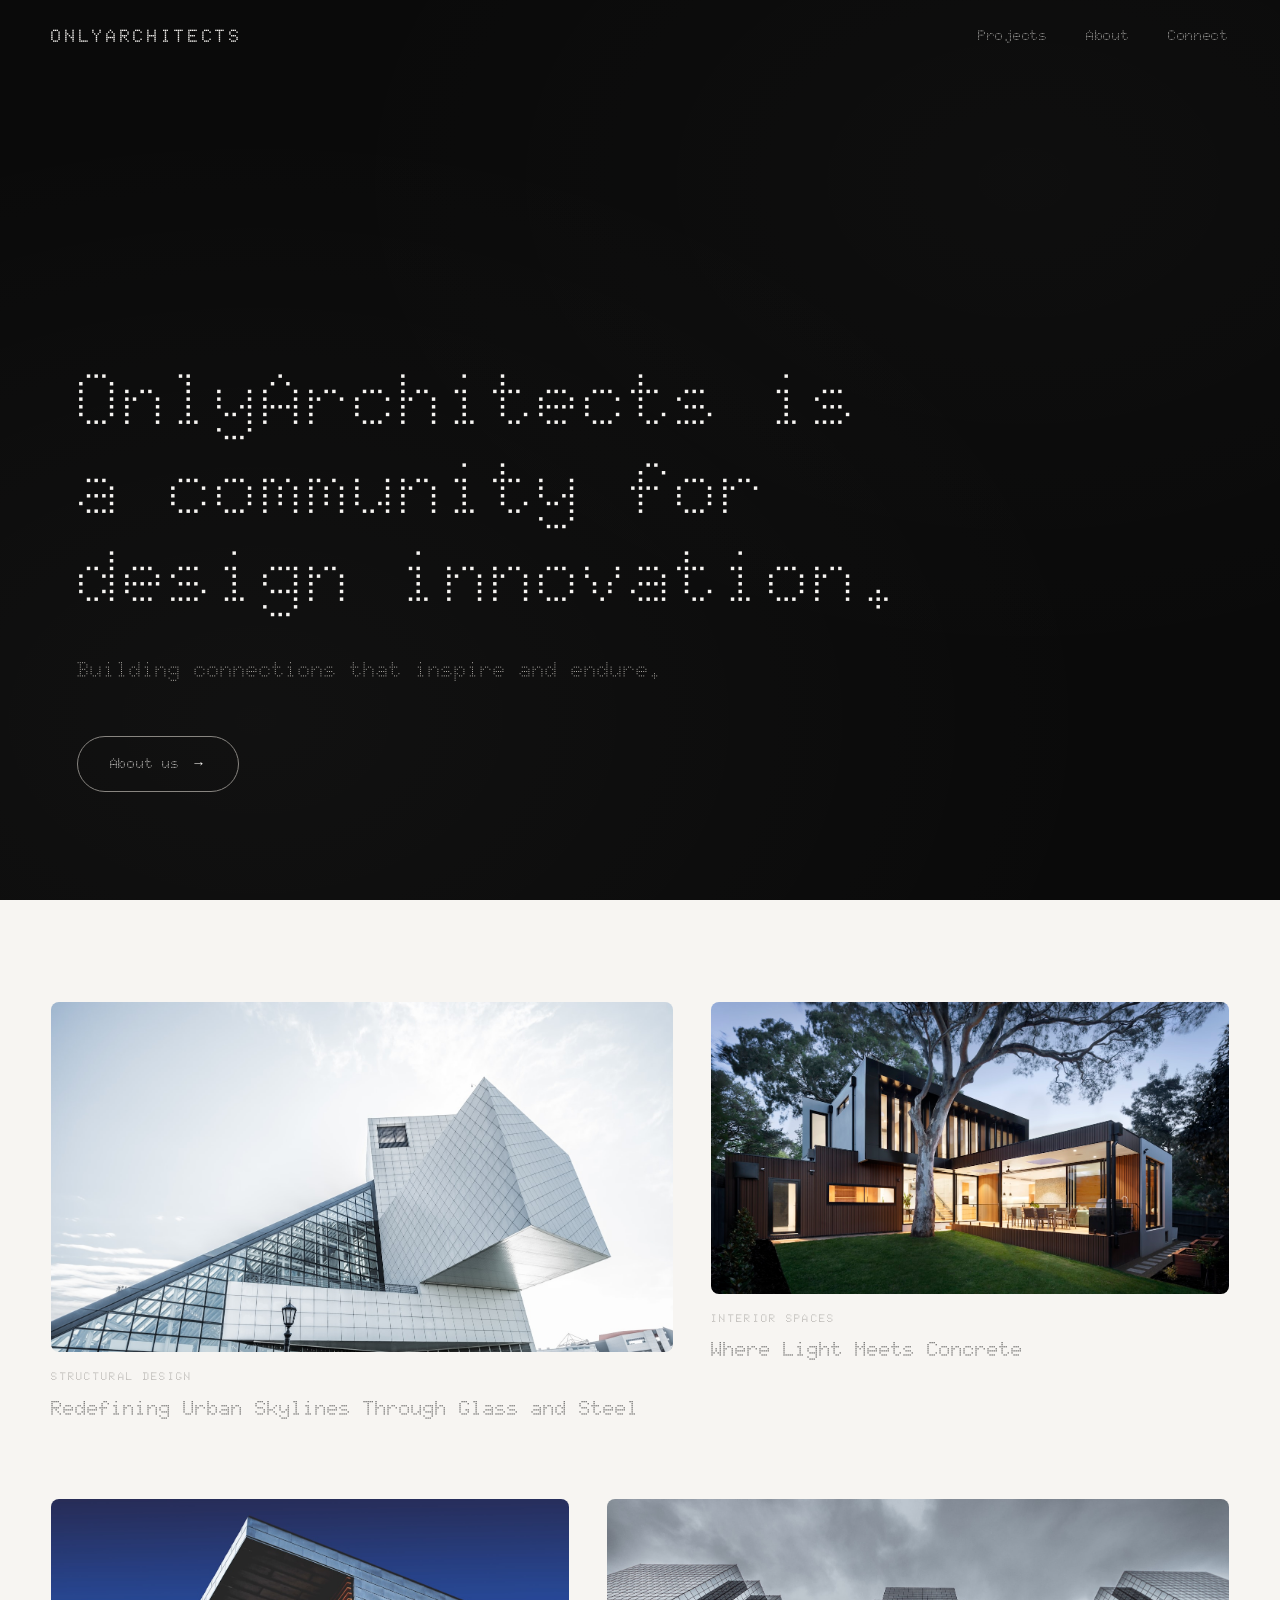
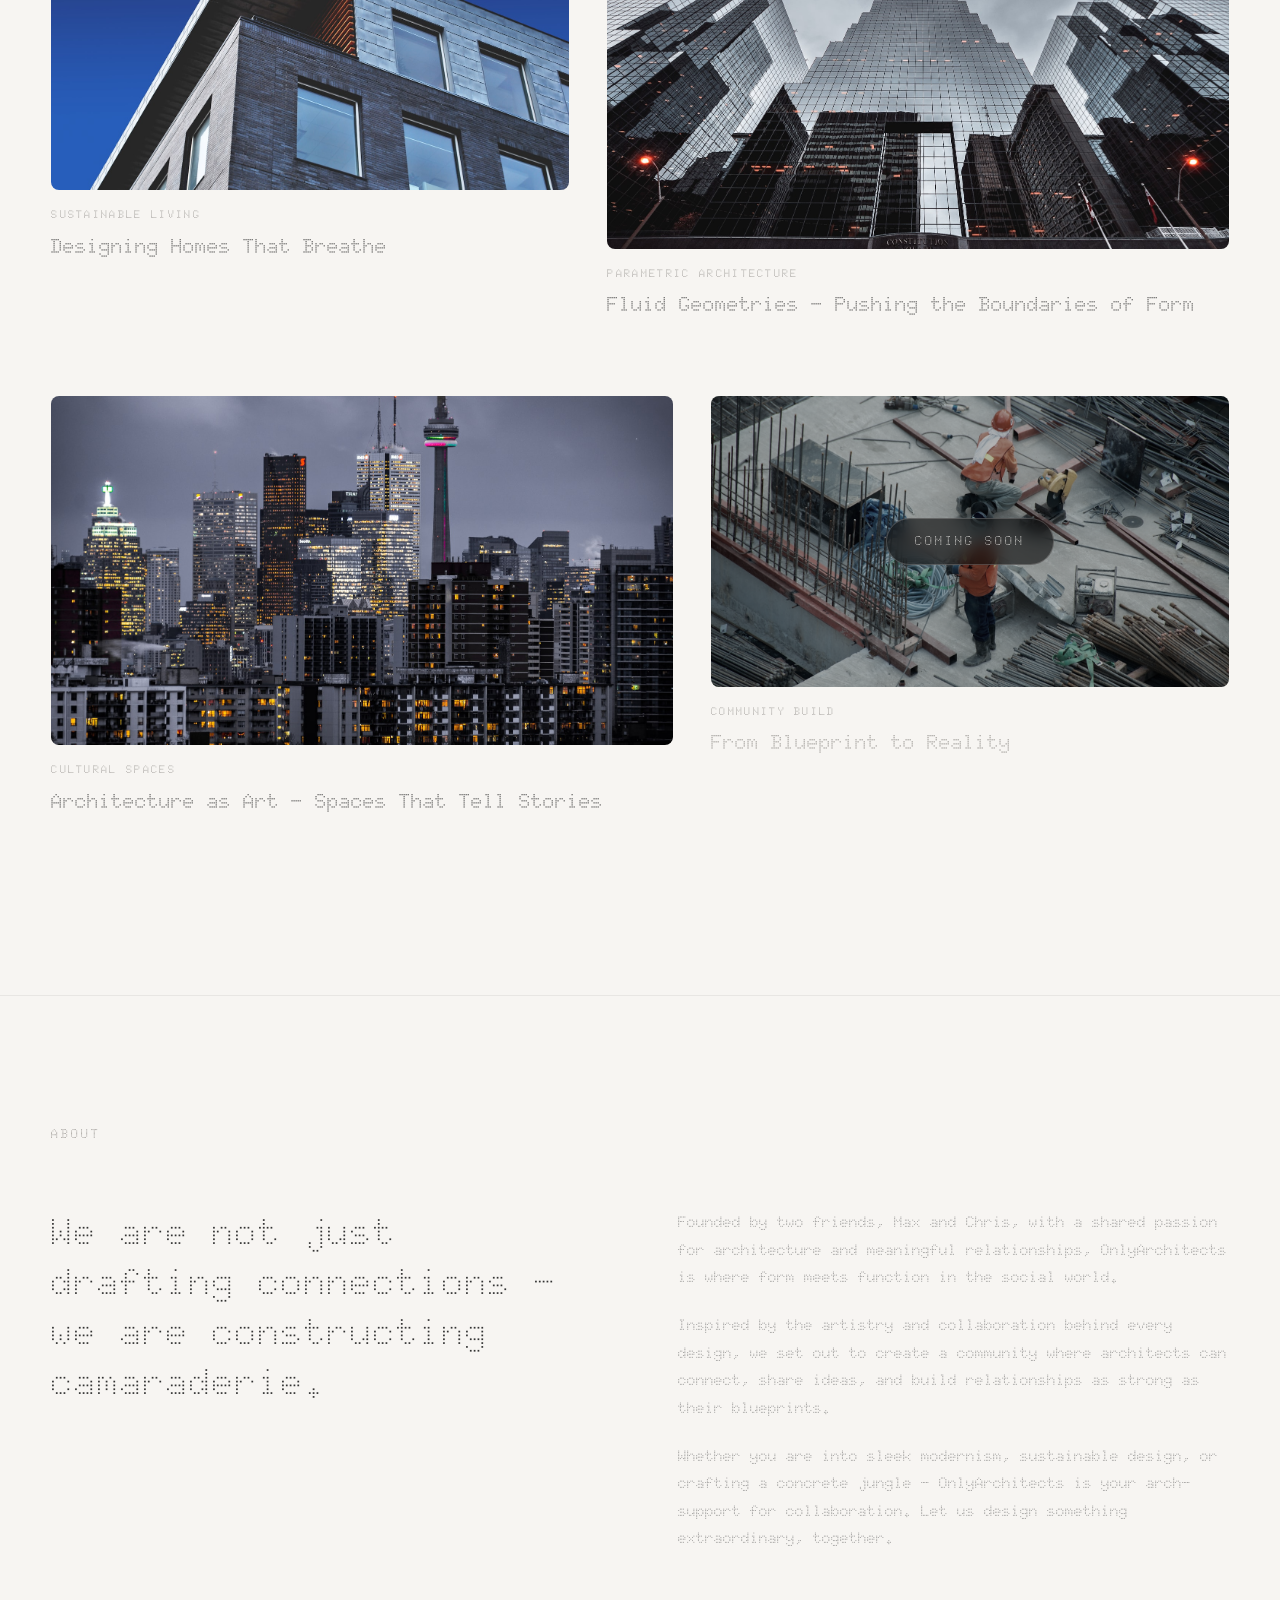
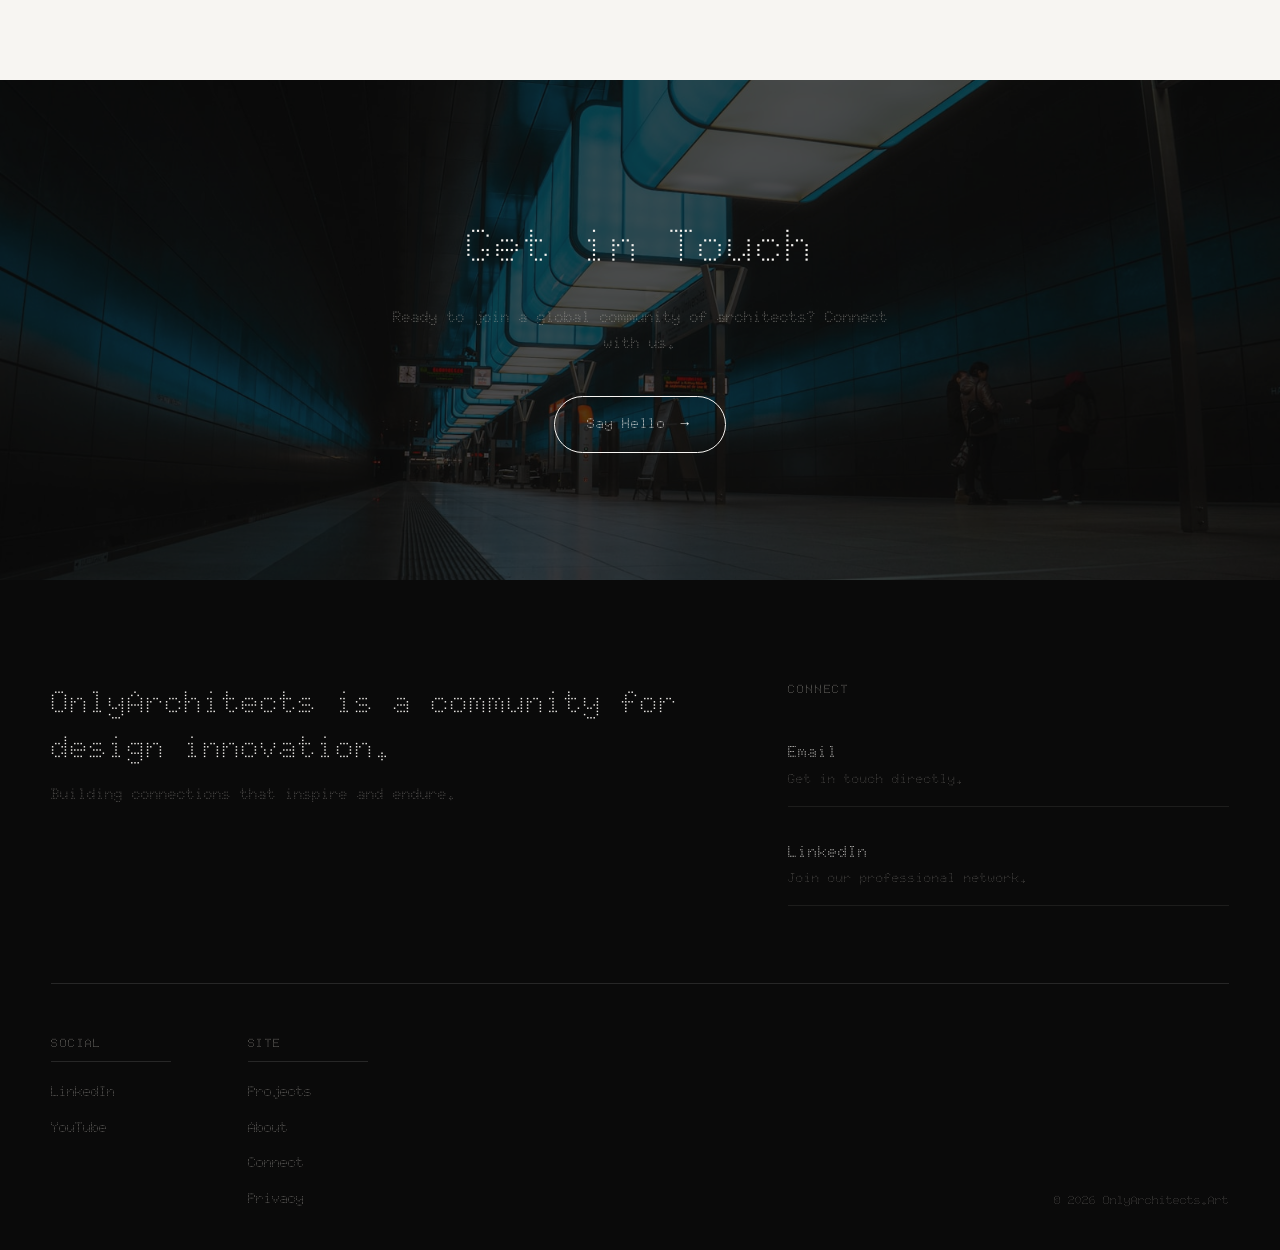
<file: index.html>
<!DOCTYPE html>
<html lang="en">
<head>
  <meta charset="UTF-8">
  <meta name="viewport" content="width=device-width, initial-scale=1.0">
  <title>OnlyArchitects — Building Connections in Architecture</title>
  <meta name="description" content="OnlyArchitects is a global community for architects to connect, share ideas, and build meaningful professional relationships.">
  <meta name="keywords" content="architecture, architects, community, networking, design, collaboration">
  <meta name="author" content="OnlyArchitects">
  <meta property="og:type" content="website">
  <meta property="og:url" content="https://onlyarchitects.art/">
  <meta property="og:title" content="OnlyArchitects — Building Connections in Architecture">
  <meta property="og:description" content="A global community for architects to connect, share ideas, and build meaningful professional relationships.">
  <meta property="og:image" content="https://onlyarchitects.art/images/og-image.jpg">
  <meta property="twitter:card" content="summary_large_image">
  <link rel="icon" href="favicon.ico" sizes="32x32" type="image/x-icon">
  <link rel="icon" type="image/png" href="favicon.png">
  <link rel="apple-touch-icon" href="apple-touch-icon.png" sizes="180x180">
  <link rel="preconnect" href="https://fonts.googleapis.com">
  <link rel="preconnect" href="https://fonts.gstatic.com" crossorigin>
  <link href="https://fonts.googleapis.com/css2?family=Doto:wght@100;300;400;500;700;900&display=swap" rel="stylesheet">
  <link rel="stylesheet" href="https://cdnjs.cloudflare.com/ajax/libs/font-awesome/6.5.0/css/all.min.css">
  <link rel="stylesheet" href="style.css">
  <script src="https://analytics.manaiakalani.info/api/script.js" data-site-id="1cee42af4b02" defer></script>
  <script type="application/ld+json">
  {
    "@context": "https://schema.org",
    "@type": "Organization",
    "name": "OnlyArchitects",
    "url": "https://onlyarchitects.art",
    "description": "A global community for architects to connect, share ideas, and build meaningful professional relationships.",
    "sameAs": ["https://linkedin.com/in/manaiakalani/"]
  }
  </script>
</head>
<body>
  <a href="#main-content" class="skip-link">Skip to main content</a>

  <header id="site-header" role="banner">
    <div class="header-inner">
      <a href="/" class="logo" aria-label="OnlyArchitects Home">ONLYARCHITECTS</a>
      <nav class="header-nav" aria-label="Main navigation">
        <a href="#projects">Projects</a>
        <a href="#about">About</a>
        <a href="#connect">Connect</a>
      </nav>
      <button class="menu-toggle" aria-label="Toggle menu" aria-expanded="false">
        <span class="menu-bar"></span>
        <span class="menu-bar"></span>
      </button>
    </div>
  </header>

  <section id="hero" class="hero">
    <div class="hero-content">
      <h1 class="hero-tagline">
        <span class="hero-line">OnlyArchitects is</span>
        <span class="hero-line">a community for</span>
        <span class="hero-line">design innovation.</span>
      </h1>
      <p class="hero-subtitle">Building connections that inspire and endure.</p>
      <a href="#about" class="cta-button">
        <span>About us</span>
        <span class="cta-arrow" aria-hidden="true">&#8594;</span>
      </a>
    </div>
  </section>

  <main id="main-content" role="main">
    <section id="projects" class="projects">
      <div class="projects-inner">
        <div class="project-row reveal">
          <div class="project-card project-large">
            <a href="#" class="project-image-link">
              <img src="images/project-glass-facade.jpg" alt="Modern glass facade with geometric patterns" loading="eager" fetchpriority="high" decoding="async">
            </a>
            <div class="project-info">
              <span class="project-label">Structural Design</span>
              <h3 class="project-title"><a href="#">Redefining Urban Skylines Through Glass and Steel</a></h3>
            </div>
          </div>
          <div class="project-card project-small">
            <a href="#" class="project-image-link">
              <img src="images/project-concrete-interior.jpg" alt="Minimalist concrete interior with natural light" loading="lazy" decoding="async">
            </a>
            <div class="project-info">
              <span class="project-label">Interior Spaces</span>
              <h3 class="project-title"><a href="#">Where Light Meets Concrete</a></h3>
            </div>
          </div>
        </div>

        <div class="project-row project-row-reverse reveal">
          <div class="project-card project-large">
            <a href="#" class="project-image-link">
              <img src="images/project-curved-forms.jpg" alt="Sweeping curved architectural forms" loading="lazy" decoding="async">
            </a>
            <div class="project-info">
              <span class="project-label">Parametric Architecture</span>
              <h3 class="project-title"><a href="#">Fluid Geometries — Pushing the Boundaries of Form</a></h3>
            </div>
          </div>
          <div class="project-card project-small">
            <a href="#" class="project-image-link">
              <img src="images/project-residential.jpg" alt="Residential architecture with natural materials" loading="lazy" decoding="async">
            </a>
            <div class="project-info">
              <span class="project-label">Sustainable Living</span>
              <h3 class="project-title"><a href="#">Designing Homes That Breathe</a></h3>
            </div>
          </div>
        </div>

        <div class="project-row reveal">
          <div class="project-card project-large">
            <a href="#" class="project-image-link">
              <img src="images/project-museum.jpg" alt="Museum interior with dramatic lighting" loading="lazy" decoding="async">
            </a>
            <div class="project-info">
              <span class="project-label">Cultural Spaces</span>
              <h3 class="project-title"><a href="#">Architecture as Art — Spaces That Tell Stories</a></h3>
            </div>
          </div>
          <div class="project-card project-small project-coming-soon">
            <div class="project-image-link">
              <img src="images/project-construction.jpg" alt="Construction site with crane and blueprints" loading="lazy" decoding="async">
              <div class="coming-soon-overlay">
                <span class="coming-soon-badge">Coming Soon</span>
              </div>
            </div>
            <div class="project-info">
              <span class="project-label">Community Build</span>
              <h3 class="project-title">From Blueprint to Reality</h3>
            </div>
          </div>
        </div>
      </div>
    </section>

    <section id="about" class="about reveal">
      <div class="about-inner">
        <div class="about-header">
          <h2 class="section-heading">About</h2>
        </div>
        <div class="about-content">
          <div class="about-statement">
            <p class="about-lead">We are not just drafting connections — we are constructing camaraderie.</p>
          </div>
          <div class="about-body">
            <p>Founded by two friends, Max and Chris, with a shared passion for architecture and meaningful relationships, OnlyArchitects is where form meets function in the social world.</p>
            <p>Inspired by the artistry and collaboration behind every design, we set out to create a community where architects can connect, share ideas, and build relationships as strong as their blueprints.</p>
            <p>Whether you are into sleek modernism, sustainable design, or crafting a concrete jungle — OnlyArchitects is your arch-support for collaboration. Let us design something extraordinary, together.</p>
          </div>
        </div>
      </div>
    </section>

    <section id="connect" class="connect reveal">
      <div class="connect-inner">
        <div class="connect-content">
          <h2 class="connect-title">Get in Touch</h2>
          <p class="connect-text">Ready to join a global community of architects? Connect with us.</p>
          <a href="mailto:hello@onlyarchitects.art" class="cta-button cta-button-light">
            <span>Say Hello</span>
            <span class="cta-arrow" aria-hidden="true">&#8594;</span>
          </a>
        </div>
      </div>
    </section>
  </main>

  <footer id="site-footer" role="contentinfo">
    <div class="footer-inner">
      <div class="footer-main">
        <div class="footer-tagline">
          <p class="footer-tagline-title">OnlyArchitects is a community for design innovation.</p>
          <p class="footer-tagline-sub">Building connections that inspire and endure.</p>
        </div>
        <div class="footer-cta">
          <h3 class="footer-cta-title">Connect</h3>
          <ul class="footer-cta-list">
            <li>
              <a href="mailto:hello@onlyarchitects.art">
                <span class="footer-link-label">Email</span>
                <span class="footer-link-desc">Get in touch directly.</span>
              </a>
            </li>
            <li>
              <a href="https://linkedin.com/in/manaiakalani/" target="_blank" rel="noopener">
                <span class="footer-link-label">LinkedIn</span>
                <span class="footer-link-desc">Join our professional network.</span>
              </a>
            </li>
          </ul>
        </div>
      </div>
      <div class="footer-sub">
        <div class="footer-links-block">
          <h4 class="footer-block-title">Social</h4>
          <span class="footer-separator"></span>
          <ul class="footer-link-list">
            <li><a href="https://linkedin.com/in/manaiakalani/" target="_blank" rel="noopener">LinkedIn</a></li>
            <li><a href="https://www.youtube.com/watch?v=o3_E78ooIVA" target="_blank" rel="noopener">YouTube</a></li>
          </ul>
        </div>
        <div class="footer-links-block">
          <h4 class="footer-block-title">Site</h4>
          <span class="footer-separator"></span>
          <ul class="footer-link-list">
            <li><a href="#projects">Projects</a></li>
            <li><a href="#about">About</a></li>
            <li><a href="#connect">Connect</a></li>
            <li><a href="/privacy.html">Privacy</a></li>
          </ul>
        </div>
        <div class="footer-copyright">
          <p>&copy; 2026 OnlyArchitects.Art</p>
        </div>
      </div>
    </div>
  </footer>

  <script src="main.js"></script>
</body>
</html>
</file>
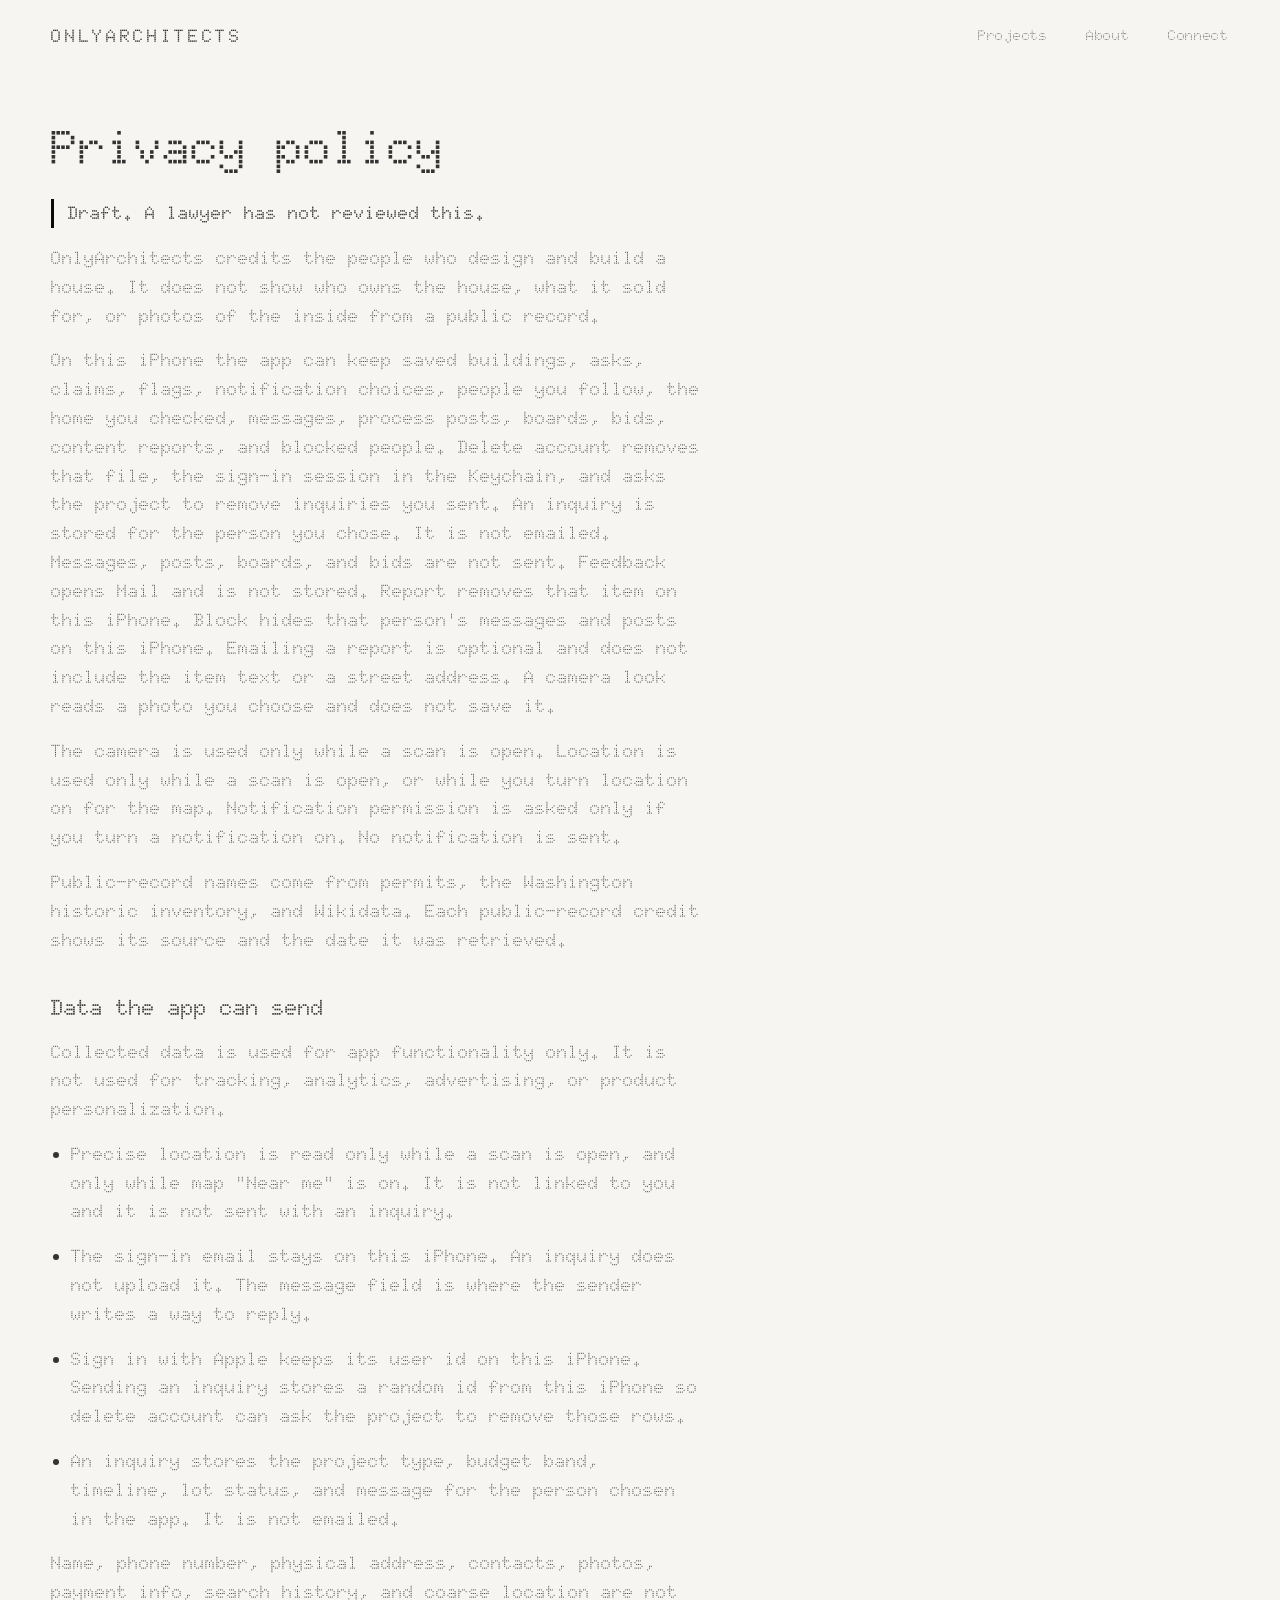
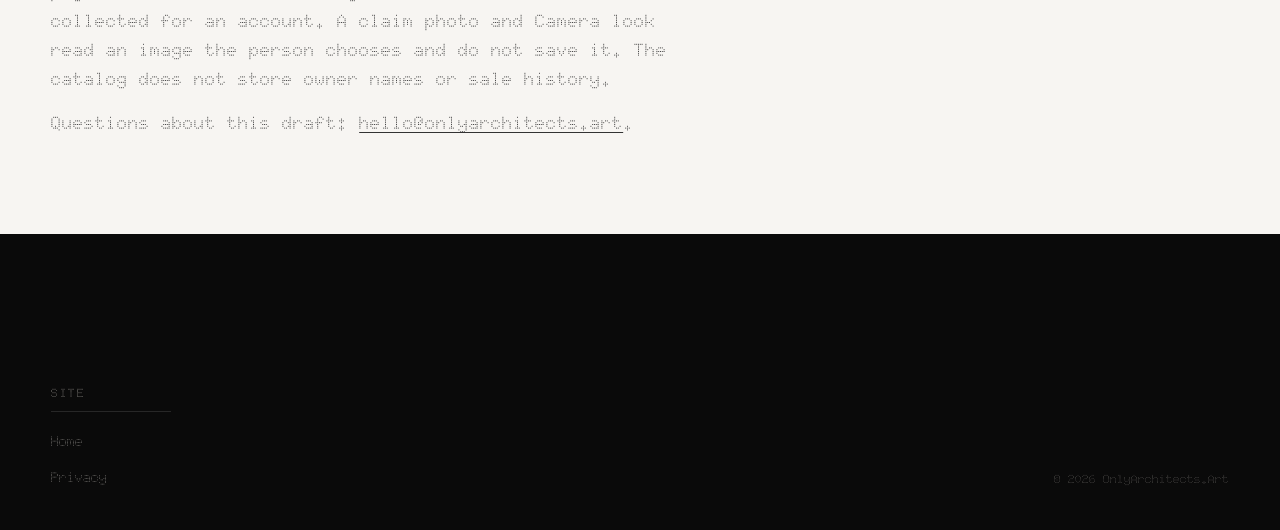
<file: privacy.html>
<!DOCTYPE html>
<html lang="en">
<head>
  <meta charset="UTF-8">
  <meta name="viewport" content="width=device-width, initial-scale=1.0">
  <title>Privacy policy — OnlyArchitects</title>
  <meta name="description" content="Privacy policy for the OnlyArchitects iPhone app. A lawyer has not reviewed this draft.">
  <meta name="robots" content="index,follow">
  <link rel="canonical" href="https://onlyarchitects.art/privacy.html">
  <meta property="og:type" content="website">
  <meta property="og:url" content="https://onlyarchitects.art/privacy.html">
  <meta property="og:title" content="Privacy policy — OnlyArchitects">
  <meta property="og:description" content="What the OnlyArchitects iPhone app keeps on the phone, and what an inquiry stores.">
  <link rel="icon" href="favicon.ico" sizes="32x32" type="image/x-icon">
  <link rel="icon" type="image/png" href="favicon.png">
  <link rel="apple-touch-icon" href="apple-touch-icon.png" sizes="180x180">
  <link rel="preconnect" href="https://fonts.googleapis.com">
  <link rel="preconnect" href="https://fonts.gstatic.com" crossorigin>
  <link href="https://fonts.googleapis.com/css2?family=Doto:wght@400;500;700&display=swap" rel="stylesheet">
  <link rel="stylesheet" href="style.css">
  <style>
    .legal-main {
      padding: calc(var(--header-height) + 48px) clamp(24px, 4vw, 64px) 80px;
      max-width: 760px;
    }
    .legal-main h1 {
      font-size: clamp(32px, 5vw, 48px);
      font-weight: 700;
      letter-spacing: -0.02em;
      line-height: 1.15;
      margin-bottom: 24px;
    }
    .legal-banner {
      font-weight: 700;
      margin-bottom: 28px;
      padding-left: 14px;
      border-left: 3px solid var(--color-black);
    }
    .legal-main p,
    .legal-main li {
      font-size: 18px;
      line-height: 1.6;
      margin-bottom: 16px;
      max-width: 66ch;
    }
    .legal-main h2 {
      font-size: 22px;
      font-weight: 700;
      margin: 36px 0 12px;
    }
    .legal-main ul {
      list-style: disc;
      padding-left: 1.25em;
      margin-bottom: 16px;
    }
    .legal-main a {
      text-decoration: underline;
      text-underline-offset: 3px;
    }
  </style>
</head>
<body>
  <a href="#main-content" class="skip-link">Skip to main content</a>

  <header id="site-header" class="light scrolled" role="banner">
    <div class="header-inner">
      <a href="/" class="logo" aria-label="OnlyArchitects Home">ONLYARCHITECTS</a>
      <nav class="header-nav" aria-label="Main navigation">
        <a href="/#projects">Projects</a>
        <a href="/#about">About</a>
        <a href="/#connect">Connect</a>
      </nav>
      <button class="menu-toggle" aria-label="Toggle menu" aria-expanded="false">
        <span class="menu-bar"></span>
        <span class="menu-bar"></span>
      </button>
    </div>
  </header>

  <main id="main-content" class="legal-main" role="main">
    <h1>Privacy policy</h1>
    <p class="legal-banner">Draft. A lawyer has not reviewed this.</p>
    <p>OnlyArchitects credits the people who design and build a house. It does not show who owns the house, what it sold for, or photos of the inside from a public record.</p>
    <p>On this iPhone the app can keep saved buildings, asks, claims, flags, notification choices, people you follow, the home you checked, messages, process posts, boards, bids, content reports, and blocked people. Delete account removes that file, the sign-in session in the Keychain, and asks the project to remove inquiries you sent. An inquiry is stored for the person you chose. It is not emailed. Messages, posts, boards, and bids are not sent. Feedback opens Mail and is not stored. Report removes that item on this iPhone. Block hides that person's messages and posts on this iPhone. Emailing a report is optional and does not include the item text or a street address. A camera look reads a photo you choose and does not save it.</p>
    <p>The camera is used only while a scan is open. Location is used only while a scan is open, or while you turn location on for the map. Notification permission is asked only if you turn a notification on. No notification is sent.</p>
    <p>Public-record names come from permits, the Washington historic inventory, and Wikidata. Each public-record credit shows its source and the date it was retrieved.</p>

    <h2>Data the app can send</h2>
    <p>Collected data is used for app functionality only. It is not used for tracking, analytics, advertising, or product personalization.</p>
    <ul>
      <li>Precise location is read only while a scan is open, and only while map "Near me" is on. It is not linked to you and it is not sent with an inquiry.</li>
      <li>The sign-in email stays on this iPhone. An inquiry does not upload it. The message field is where the sender writes a way to reply.</li>
      <li>Sign in with Apple keeps its user id on this iPhone. Sending an inquiry stores a random id from this iPhone so delete account can ask the project to remove those rows.</li>
      <li>An inquiry stores the project type, budget band, timeline, lot status, and message for the person chosen in the app. It is not emailed.</li>
    </ul>
    <p>Name, phone number, physical address, contacts, photos, payment info, search history, and coarse location are not collected for an account. A claim photo and Camera look read an image the person chooses and do not save it. The catalog does not store owner names or sale history.</p>
    <p>Questions about this draft: <a href="mailto:hello@onlyarchitects.art">hello@onlyarchitects.art</a>.</p>
  </main>

  <footer id="site-footer" role="contentinfo">
    <div class="footer-inner">
      <div class="footer-sub">
        <div class="footer-links-block">
          <h4 class="footer-block-title">Site</h4>
          <span class="footer-separator"></span>
          <ul class="footer-link-list">
            <li><a href="/">Home</a></li>
            <li><a href="/privacy.html">Privacy</a></li>
          </ul>
        </div>
        <div class="footer-copyright">
          <p>&copy; 2026 OnlyArchitects.Art</p>
        </div>
      </div>
    </div>
  </footer>
  <script>
    (function () {
      var menuToggle = document.querySelector('.menu-toggle');
      var headerNav = document.querySelector('.header-nav');
      if (!menuToggle || !headerNav) return;
      menuToggle.addEventListener('click', function () {
        var expanded = menuToggle.getAttribute('aria-expanded') === 'true';
        menuToggle.setAttribute('aria-expanded', String(!expanded));
        headerNav.classList.toggle('open');
        document.body.style.overflow = !expanded ? 'hidden' : '';
      });
    })();
  </script>
</body>
</html>
</file>
<file: style.css>
/* ─── Custom Properties ─── */
:root {
  --font-primary: 'Doto', Arial, sans-serif;
  --color-black: #0a0a0a;
  --color-white: #f7f5f2;
  --color-gray-100: #e8e6e3;
  --color-gray-300: #b0ada8;
  --color-gray-500: #888580;
  --color-gray-700: #555250;
  --color-gray-900: #2a2725;
  --color-text: #333;
  --color-text-light: #555;
  --ease-out: cubic-bezier(0.23, 1, 0.32, 1);
  --ease-in-out: cubic-bezier(0.77, 0, 0.175, 1);
  --header-height: 72px;
}

/* ─── Reset ─── */
*, *::before, *::after {
  margin: 0;
  padding: 0;
  box-sizing: border-box;
}

html {
  scroll-behavior: smooth;
  -webkit-font-smoothing: antialiased;
  -moz-osx-font-smoothing: grayscale;
}

body {
  font-family: var(--font-primary);
  background-color: var(--color-white);
  color: var(--color-text);
  line-height: 1.6;
  overflow-x: hidden;
}

a {
  color: inherit;
  text-decoration: none;
}

ul {
  list-style: none;
}

img {
  display: block;
  max-width: 100%;
  height: auto;
}

/* ─── Skip Link ─── */
.skip-link {
  position: absolute;
  top: -60px;
  left: 16px;
  background: var(--color-black);
  color: var(--color-white);
  padding: 12px 24px;
  z-index: 10000;
  font-family: var(--font-primary);
  font-size: 14px;
  transition: top 0.3s var(--ease-out);
}

.skip-link:focus {
  top: 16px;
}

/* ─── Header ─── */
#site-header {
  position: fixed;
  top: 0;
  left: 0;
  width: 100%;
  z-index: 1000;
  transition: background-color 0.4s var(--ease-out),
              backdrop-filter 0.4s var(--ease-out);
}

#site-header.scrolled {
  background-color: rgba(10, 10, 10, 0.92);
  backdrop-filter: blur(20px);
  -webkit-backdrop-filter: blur(20px);
}

#site-header.light .logo,
#site-header.light .header-nav a {
  color: var(--color-text);
}

#site-header.light .header-nav a::after {
  background: var(--color-text);
}

#site-header.light.scrolled {
  background-color: rgba(247, 245, 242, 0.92);
}

.header-inner {
  display: flex;
  align-items: center;
  justify-content: space-between;
  padding: 0 clamp(24px, 4vw, 64px);
  height: var(--header-height);
}

.logo {
  font-family: var(--font-primary);
  font-size: clamp(16px, 1.4vw, 20px);
  font-weight: 700;
  letter-spacing: 0.15em;
  color: var(--color-white);
  transition: opacity 0.2s ease;
}

.logo:hover {
  opacity: 0.7;
}

.header-nav {
  display: flex;
  gap: clamp(20px, 3vw, 40px);
}

.header-nav a {
  font-family: var(--font-primary);
  font-size: 14px;
  font-weight: 400;
  letter-spacing: 0.05em;
  color: var(--color-white);
  transition: opacity 0.2s ease;
  position: relative;
}

.header-nav a::after {
  content: '';
  position: absolute;
  bottom: -4px;
  left: 0;
  width: 0;
  height: 1px;
  background: var(--color-white);
  transition: width 0.3s var(--ease-out);
}

.header-nav a:hover::after {
  width: 100%;
}

.header-nav a:hover {
  opacity: 0.8;
}

/* ─── Hero ─── */
.hero {
  min-height: 100vh;
  background-color: var(--color-black);
  display: flex;
  align-items: flex-end;
  padding: 0 clamp(24px, 6vw, 120px) clamp(80px, 12vh, 160px);
  position: relative;
  overflow: hidden;
}

.hero::before {
  content: '';
  position: absolute;
  top: 0;
  left: 0;
  right: 0;
  bottom: 0;
  background:
    radial-gradient(ellipse at 20% 80%, rgba(247, 245, 242, 0.03) 0%, transparent 60%),
    radial-gradient(ellipse at 80% 20%, rgba(247, 245, 242, 0.02) 0%, transparent 50%);
  pointer-events: none;
}

.hero-content {
  position: relative;
  z-index: 1;
  max-width: 900px;
}

.hero-tagline {
  font-family: var(--font-primary);
  font-size: clamp(36px, 6vw, 80px);
  font-weight: 300;
  line-height: 1.15;
  color: var(--color-white);
  margin-bottom: 32px;
}

.hero-line {
  display: block;
  opacity: 0;
  transform: translateY(30px);
  animation: heroReveal 0.8s var(--ease-out) forwards;
}

.hero-line:nth-child(1) { animation-delay: 0.2s; }
.hero-line:nth-child(2) { animation-delay: 0.35s; }
.hero-line:nth-child(3) { animation-delay: 0.5s; }

@keyframes heroReveal {
  to {
    opacity: 1;
    transform: translateY(0);
  }
}

.hero-subtitle {
  font-size: clamp(16px, 1.8vw, 22px);
  font-weight: 300;
  color: var(--color-gray-300);
  margin-bottom: 48px;
  opacity: 0;
  animation: fadeUp 0.8s var(--ease-out) 0.7s forwards;
}

@keyframes fadeUp {
  to {
    opacity: 1;
    transform: translateY(0);
  }
  from {
    transform: translateY(20px);
  }
}

/* ─── CTA Button ─── */
.cta-button {
  display: inline-flex;
  align-items: center;
  gap: 12px;
  padding: 16px 32px;
  border: 1px solid var(--color-gray-500);
  border-radius: 999px;
  font-family: var(--font-primary);
  font-size: 14px;
  font-weight: 500;
  letter-spacing: 0.05em;
  color: var(--color-white);
  background: transparent;
  transition: background-color 0.3s var(--ease-out),
              border-color 0.3s var(--ease-out),
              transform 0.15s var(--ease-out);
  opacity: 0;
  animation: fadeUp 0.8s var(--ease-out) 0.9s forwards;
}

.cta-button:hover {
  background-color: var(--color-white);
  color: var(--color-black);
  border-color: var(--color-white);
}

.cta-button:active {
  transform: scale(0.97);
}

.cta-arrow {
  transition: transform 0.3s var(--ease-out);
}

.cta-button:hover .cta-arrow {
  transform: translateX(4px);
}

.cta-button-light {
  border-color: var(--color-white);
  color: var(--color-white);
  opacity: 1;
  animation: none;
}

.cta-button-light:hover {
  background-color: var(--color-white);
  color: var(--color-black);
}

/* ─── Projects Section ─── */
.projects {
  padding: clamp(60px, 8vw, 120px) 0;
  background-color: var(--color-white);
}

.projects-inner {
  max-width: 1400px;
  margin: 0 auto;
  padding: 0 clamp(24px, 4vw, 64px);
}

.project-row {
  display: grid;
  grid-template-columns: 1.2fr 1fr;
  gap: clamp(20px, 3vw, 40px);
  margin-bottom: clamp(40px, 6vw, 80px);
  align-items: start;
}

.project-row-reverse {
  grid-template-columns: 1fr 1.2fr;
}

.project-row-reverse .project-large {
  order: 2;
}

.project-row-reverse .project-small {
  order: 1;
}

.project-card {
  position: relative;
}

.project-image-link {
  display: block;
  overflow: hidden;
  position: relative;
  border-radius: 8px;
}

.project-image-link img {
  width: 100%;
  height: auto;
  object-fit: cover;
  transition: transform 0.6s var(--ease-out);
}

.project-image-link:hover img {
  transform: scale(1.03);
}

.project-large .project-image-link img {
  aspect-ratio: 16 / 9;
}

.project-small .project-image-link img {
  aspect-ratio: 16 / 9;
}

.project-info {
  padding-top: 16px;
}

.project-label {
  display: block;
  font-family: var(--font-primary);
  font-size: 11px;
  font-weight: 500;
  letter-spacing: 0.12em;
  text-transform: uppercase;
  color: var(--color-gray-500);
  margin-bottom: 8px;
}

.project-title {
  font-family: var(--font-primary);
  font-size: clamp(16px, 1.6vw, 22px);
  font-weight: 400;
  line-height: 1.4;
  color: var(--color-text);
}

.project-title a {
  transition: opacity 0.2s ease;
}

.project-title a:hover {
  opacity: 0.6;
}

/* ─── About Section ─── */
.about {
  padding: clamp(80px, 10vw, 160px) 0;
  background-color: var(--color-white);
  border-top: 1px solid var(--color-gray-100);
}

.about-inner {
  max-width: 1400px;
  margin: 0 auto;
  padding: 0 clamp(24px, 4vw, 64px);
}

.about-header {
  margin-bottom: clamp(40px, 5vw, 80px);
}

.section-heading {
  font-family: var(--font-primary);
  font-size: clamp(12px, 1vw, 14px);
  font-weight: 500;
  letter-spacing: 0.15em;
  text-transform: uppercase;
  color: var(--color-gray-500);
}

.about-content {
  display: grid;
  grid-template-columns: 1fr 1fr;
  gap: clamp(40px, 6vw, 100px);
}

.about-lead {
  font-family: var(--font-primary);
  font-size: clamp(24px, 3vw, 40px);
  font-weight: 300;
  line-height: 1.3;
  color: var(--color-text);
}

.about-body p {
  font-size: clamp(15px, 1.2vw, 18px);
  font-weight: 300;
  line-height: 1.8;
  color: var(--color-text-light);
  margin-bottom: 20px;
}

.about-body p:last-child {
  margin-bottom: 0;
}

/* ─── Connect Section ─── */
.connect {
  padding: 0;
}

.connect-inner {
  background-image: url('images/hero-bg.jpg');
  background-size: cover;
  background-position: center;
  background-repeat: no-repeat;
  position: relative;
  min-height: 500px;
  display: flex;
  align-items: center;
  justify-content: center;
}

.connect-inner::before {
  content: '';
  position: absolute;
  inset: 0;
  background: rgba(10, 10, 10, 0.7);
}

.connect-content {
  position: relative;
  z-index: 1;
  text-align: center;
  padding: clamp(60px, 8vw, 120px) clamp(24px, 4vw, 64px);
  max-width: 600px;
}

.connect-title {
  font-family: var(--font-primary);
  font-size: clamp(28px, 4vw, 48px);
  font-weight: 300;
  color: var(--color-white);
  margin-bottom: 20px;
}

.connect-text {
  font-size: clamp(15px, 1.2vw, 18px);
  font-weight: 300;
  color: var(--color-gray-300);
  margin-bottom: 40px;
  line-height: 1.7;
}

/* ─── Footer ─── */
#site-footer {
  background-color: var(--color-black);
  color: var(--color-white);
  padding: clamp(60px, 8vw, 100px) 0 40px;
}

.footer-inner {
  max-width: 1400px;
  margin: 0 auto;
  padding: 0 clamp(24px, 4vw, 64px);
}

.footer-main {
  display: grid;
  grid-template-columns: 1.5fr 1fr;
  gap: clamp(40px, 6vw, 100px);
  padding-bottom: clamp(40px, 6vw, 80px);
  border-bottom: 1px solid rgba(247, 245, 242, 0.12);
}

.footer-tagline-title {
  font-size: clamp(20px, 2.5vw, 32px);
  font-weight: 300;
  line-height: 1.4;
  margin-bottom: 12px;
}

.footer-tagline-sub {
  font-size: clamp(14px, 1.2vw, 17px);
  font-weight: 300;
  color: var(--color-gray-500);
}

.footer-cta-title {
  font-size: 12px;
  font-weight: 500;
  letter-spacing: 0.15em;
  text-transform: uppercase;
  color: var(--color-gray-500);
  margin-bottom: 24px;
}

.footer-cta-list {
  display: flex;
  flex-direction: column;
  gap: 16px;
}

.footer-cta-list li a {
  display: flex;
  flex-direction: column;
  padding: 16px 0;
  border-bottom: 1px solid rgba(247, 245, 242, 0.08);
  transition: opacity 0.2s ease;
}

.footer-cta-list li a:hover {
  opacity: 0.7;
}

.footer-link-label {
  font-size: 16px;
  font-weight: 400;
  margin-bottom: 4px;
}

.footer-link-desc {
  font-size: 13px;
  font-weight: 300;
  color: var(--color-gray-500);
}

.footer-sub {
  display: flex;
  gap: clamp(40px, 6vw, 80px);
  padding-top: clamp(30px, 4vw, 50px);
  align-items: flex-start;
  flex-wrap: wrap;
}

.footer-links-block {
  min-width: 120px;
}

.footer-block-title {
  font-size: 12px;
  font-weight: 500;
  letter-spacing: 0.12em;
  text-transform: uppercase;
  color: var(--color-gray-500);
  margin-bottom: 8px;
}

.footer-separator {
  display: block;
  width: 100%;
  height: 1px;
  background: rgba(247, 245, 242, 0.12);
  margin-bottom: 16px;
}

.footer-link-list {
  display: flex;
  flex-direction: column;
  gap: 10px;
}

.footer-link-list a {
  font-size: 14px;
  font-weight: 300;
  color: var(--color-gray-300);
  transition: opacity 0.2s ease;
}

.footer-link-list a:hover {
  opacity: 0.6;
}

.footer-copyright {
  margin-left: auto;
  align-self: flex-end;
}

.footer-copyright p {
  font-size: 12px;
  font-weight: 300;
  color: var(--color-gray-500);
}

/* ─── Reveal Animation ─── */
.reveal {
  opacity: 0;
  transform: translateY(40px);
  transition: opacity 0.8s var(--ease-out),
              transform 0.8s var(--ease-out);
}

.reveal.visible {
  opacity: 1;
  transform: translateY(0);
}

.reveal.visible .project-card:nth-child(2) {
  animation: staggerIn 0.7s var(--ease-out) 0.15s both;
}

@keyframes staggerIn {
  from {
    opacity: 0;
    transform: translateY(24px);
  }
  to {
    opacity: 1;
    transform: translateY(0);
  }
}

/* ─── Mobile Menu Toggle ─── */
.menu-toggle {
  display: none;
  background: none;
  border: none;
  cursor: pointer;
  padding: 8px;
  flex-direction: column;
  gap: 6px;
  z-index: 1001;
}

.menu-bar {
  display: block;
  width: 24px;
  height: 1.5px;
  background: var(--color-white);
  transition: transform 0.3s var(--ease-out),
              opacity 0.3s var(--ease-out);
}

#site-header.light .menu-bar {
  background: var(--color-text);
}

.menu-toggle[aria-expanded="true"] .menu-bar:first-child {
  transform: translateY(3.75px) rotate(45deg);
}

.menu-toggle[aria-expanded="true"] .menu-bar:last-child {
  transform: translateY(-3.75px) rotate(-45deg);
}

/* ─── Responsive ─── */
@media (max-width: 768px) {
  .menu-toggle {
    display: flex;
  }

  .header-nav {
    position: fixed;
    top: 0;
    right: 0;
    width: 100%;
    height: 100vh;
    background: rgba(10, 10, 10, 0.96);
    backdrop-filter: blur(20px);
    -webkit-backdrop-filter: blur(20px);
    flex-direction: column;
    align-items: center;
    justify-content: center;
    gap: 32px;
    opacity: 0;
    pointer-events: none;
    transition: opacity 0.4s var(--ease-out);
    z-index: 999;
  }

  .header-nav.open {
    opacity: 1;
    pointer-events: auto;
  }

  .header-nav a {
    font-size: 24px;
    font-weight: 300;
    color: var(--color-white) !important;
  }

  .header-nav a::after {
    display: none;
  }

  #site-header.light .header-nav.open ~ .menu-toggle .menu-bar,
  .header-nav.open ~ .menu-toggle .menu-bar {
    background: var(--color-white);
  }

  .project-row,
  .project-row-reverse {
    grid-template-columns: 1fr;
  }

  .project-row-reverse .project-large,
  .project-row-reverse .project-small {
    order: unset;
  }

  .about-content {
    grid-template-columns: 1fr;
  }

  .footer-main {
    grid-template-columns: 1fr;
  }

  .footer-sub {
    flex-direction: column;
  }

  .footer-copyright {
    margin-left: 0;
    margin-top: 20px;
  }

  .hero {
    min-height: 80vh;
    padding-bottom: 60px;
  }

  .connect-inner {
    min-height: 400px;
  }
}

/* ─── Coming Soon Card ─── */
.project-coming-soon .project-image-link {
  cursor: default;
  position: relative;
}

.project-coming-soon .project-image-link img {
  filter: grayscale(0.6) brightness(0.7);
  transition: filter 0.6s var(--ease-out);
}

.project-coming-soon:hover .project-image-link img {
  transform: none;
  filter: grayscale(0.4) brightness(0.75);
}

.coming-soon-overlay {
  position: absolute;
  inset: 0;
  display: flex;
  align-items: center;
  justify-content: center;
  pointer-events: none;
}

.coming-soon-badge {
  font-family: var(--font-primary);
  font-size: 13px;
  font-weight: 500;
  letter-spacing: 0.15em;
  text-transform: uppercase;
  color: var(--color-white);
  background: rgba(10, 10, 10, 0.6);
  backdrop-filter: blur(8px);
  -webkit-backdrop-filter: blur(8px);
  padding: 12px 28px;
  border-radius: 999px;
  border: 1px solid rgba(247, 245, 242, 0.2);
}

.project-coming-soon .project-title {
  color: var(--color-gray-500);
}

/* ─── Reduced Motion ─── */
@media (prefers-reduced-motion: reduce) {
  .hero-line {
    animation: none;
    opacity: 1;
    transform: none;
  }

  .hero-subtitle,
  .cta-button {
    animation: none;
    opacity: 1;
  }

  .reveal {
    opacity: 1;
    transform: none;
    transition: none;
  }

  .project-image-link img {
    transition: none;
  }

  html {
    scroll-behavior: auto;
  }
}
</file>
